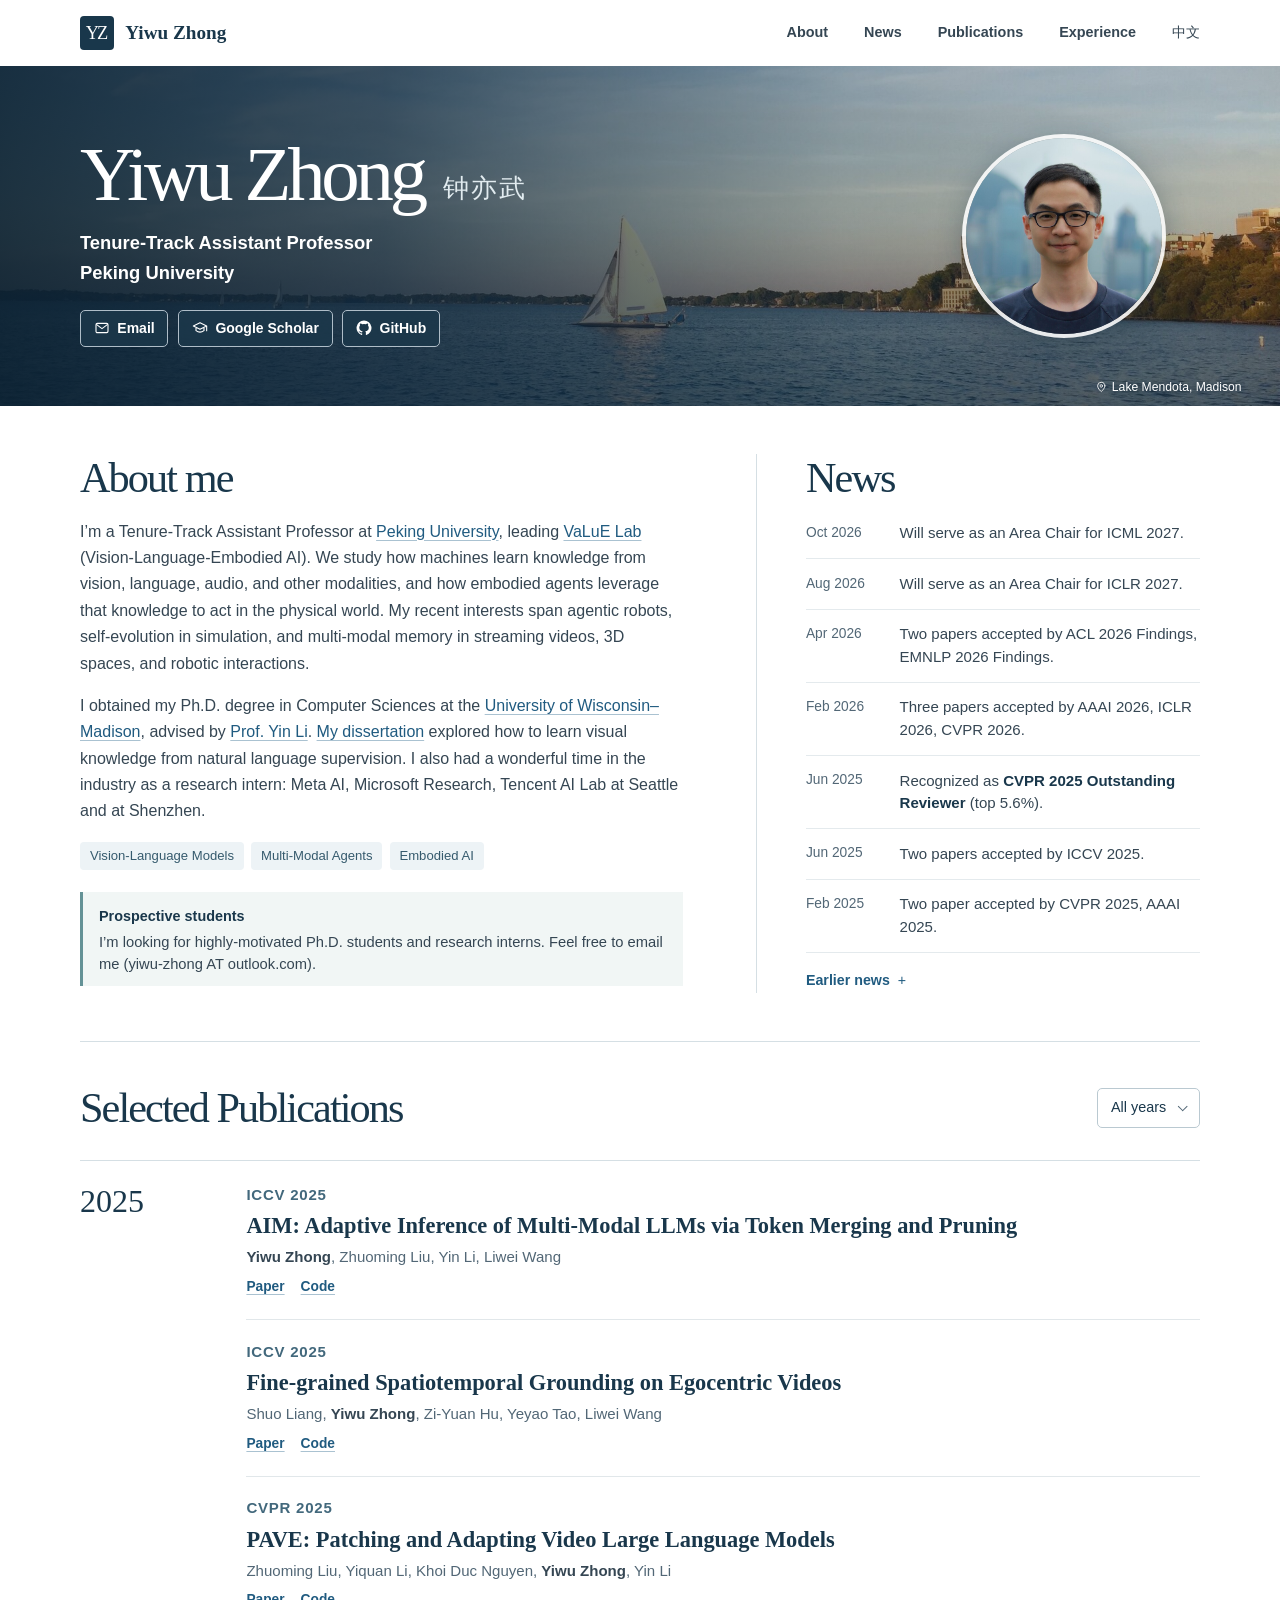
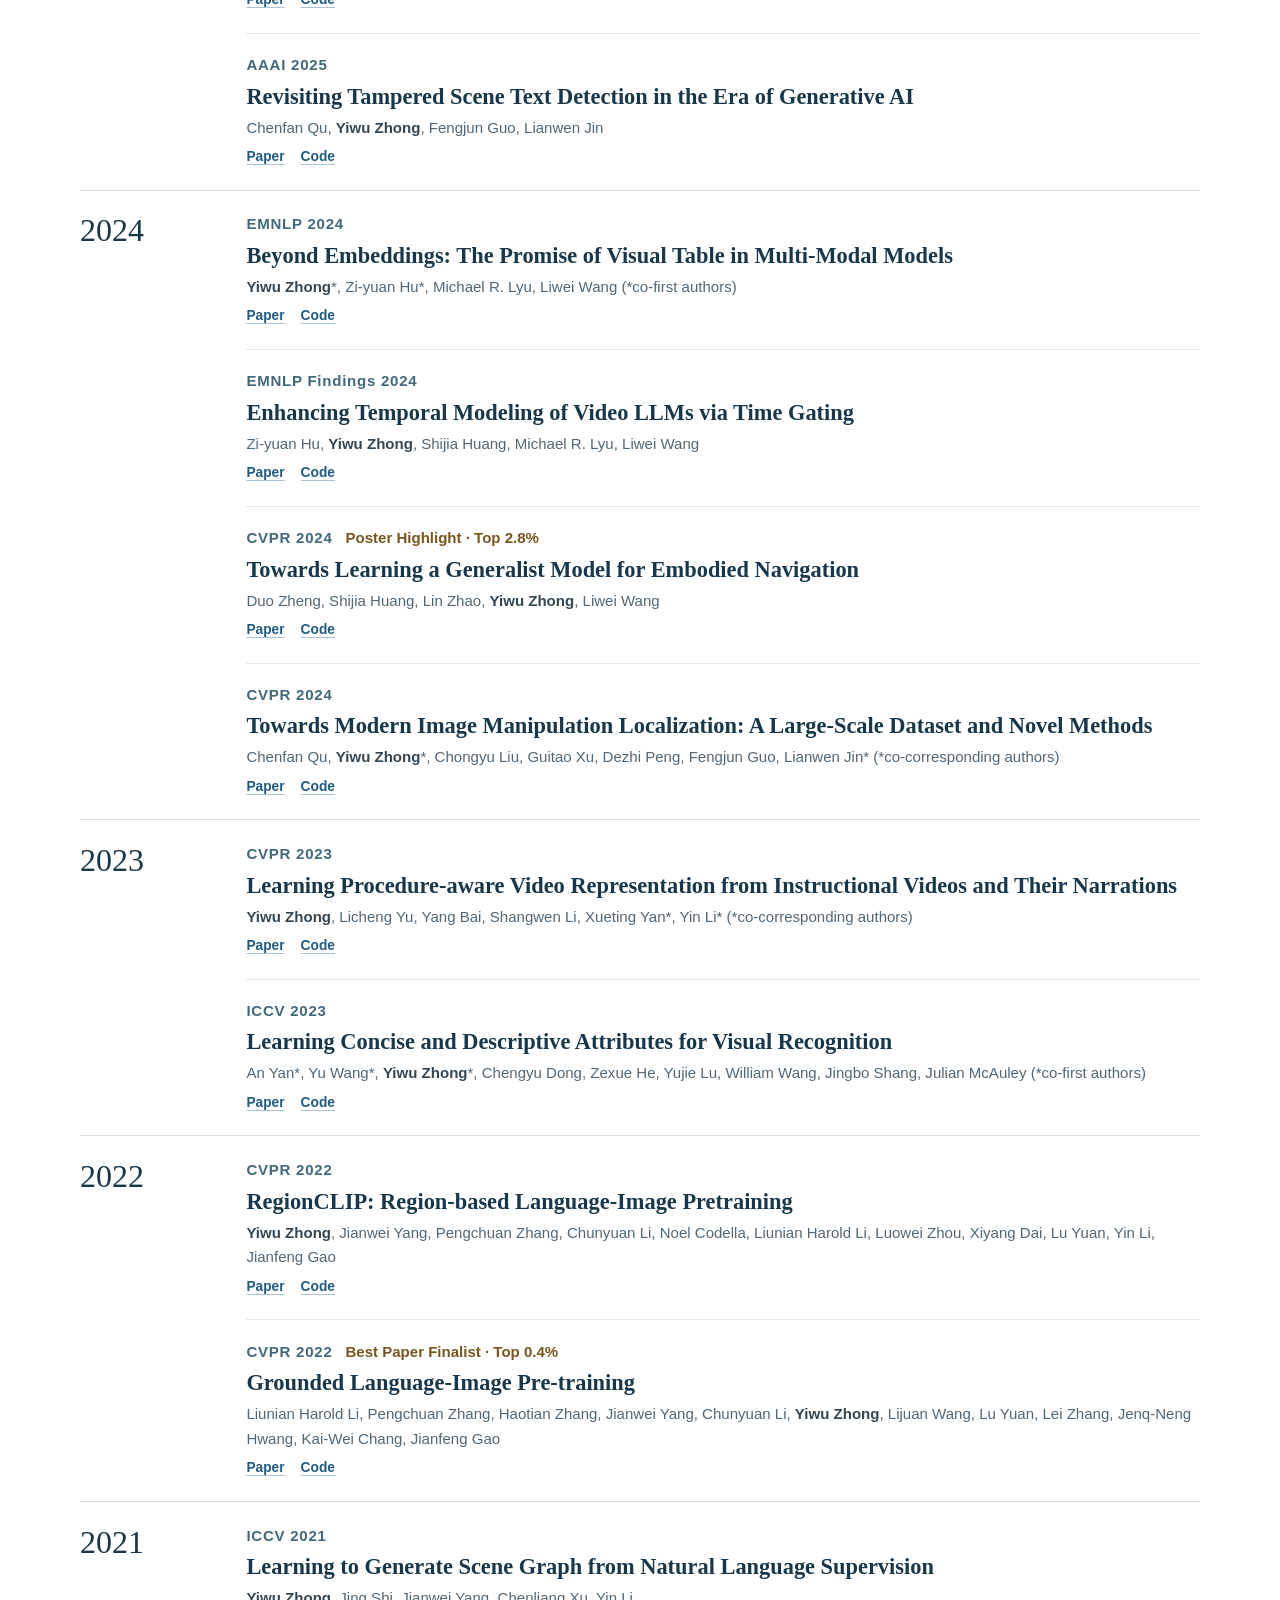
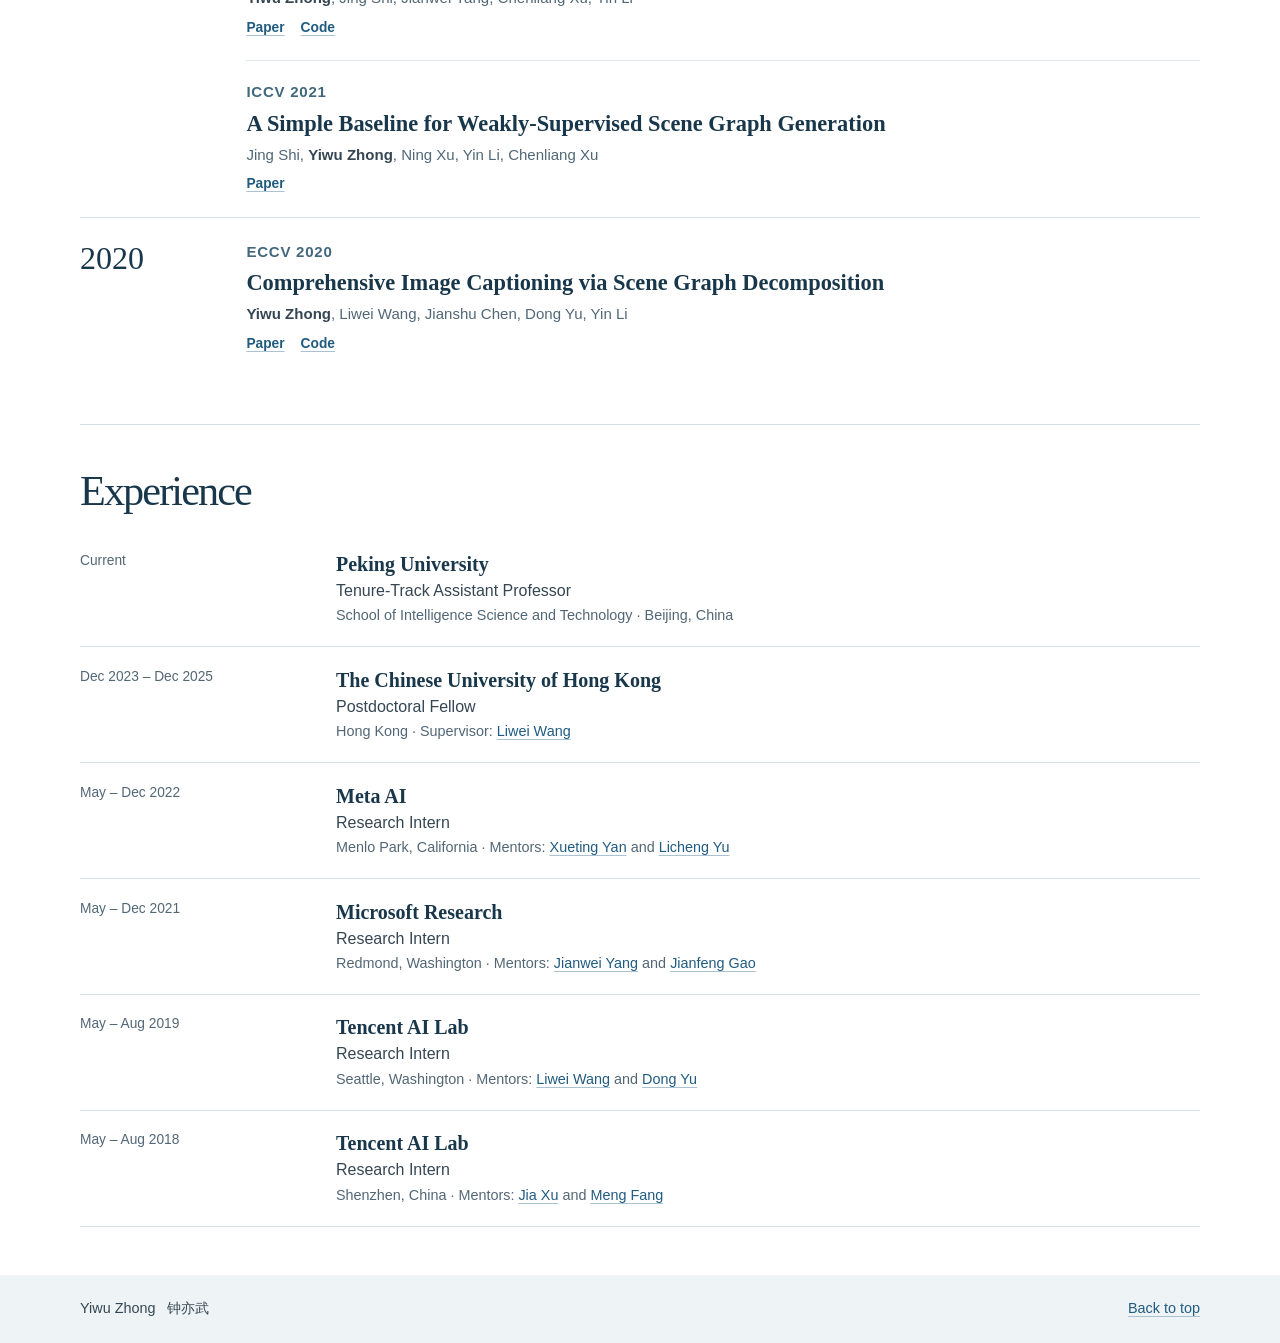
<file: index.html>
<!doctype html>
<html lang="en">
<head>
  <meta charset="utf-8">
  <meta name="viewport" content="width=device-width, initial-scale=1">
  <meta name="description" content="Yiwu Zhong is a tenure-track assistant professor at Peking University studying vision-language learning, multimodal agents, and embodied AI.">
  <title>Yiwu Zhong | Peking University</title>
  <link rel="icon" href="data:image/svg+xml,%3Csvg xmlns='http://www.w3.org/2000/svg' viewBox='0 0 64 64'%3E%3Crect width='64' height='64' rx='8' fill='%2319374b'/%3E%3Ctext x='32' y='43' text-anchor='middle' font-family='Georgia' font-size='34' fill='white'%3EYZ%3C/text%3E%3C/svg%3E">
  <link rel="stylesheet" href="style.css">
  <script src="site.js" defer></script>
</head>
<body id="top">
  <a class="skip" href="#main">Skip to content</a>
  <header class="site-header">
    <div class="wrap header-inner">
      <a class="brand" href="#top"><span class="monogram" aria-hidden="true">YZ</span> Yiwu Zhong</a>
      <nav aria-label="Main navigation">
        <a href="#about">About</a>
        <a href="#news">News</a>
        <a href="#publications">Publications</a>
        <a href="#experience">Experience</a>
        <a href="zh.html" lang="zh-CN" hreflang="zh-CN">中文</a>
      </nav>
    </div>
  </header>
  <main id="main">
    <!-- PROFILE: Edit your name, appointment, and contact links here.
         Replace the two photos in assets/ to keep the same layout. -->
    <section class="hero" aria-labelledby="profile-name">
      <div class="wrap hero-inner">
        <div class="intro">
          <!-- <p class="eyebrow hero-label"><span></span>Peking University</p>-->
          <h1 id="profile-name">Yiwu Zhong <span lang="zh-Hans">钟亦武</span></h1>
          <p class="role">Tenure-Track Assistant Professor</p>
          <p class="role">Peking University</p>
          <!-- <p class="affiliation">School of Intelligence Science and Technology</p>-->
          <div class="contact">
            <a href="mailto:yiwu-zhong@outlook.com"><svg viewBox="0 0 24 24" aria-hidden="true"><rect x="3" y="5" width="18" height="14" rx="2"/><path d="m4 7 8 6 8-6"/></svg>Email</a>
            <a href="https://scholar.google.com/citations?hl=en&amp;user=irrbH_IAAAAJ"><svg viewBox="0 0 24 24" aria-hidden="true"><path d="m2 9 10-5 10 5-10 5zM6 11v5c4 3 8 3 12 0v-5m4-2v7"/></svg>Google Scholar</a>
            <a href="https://github.com/YiwuZhong"><svg viewBox="0 0 24 24" aria-hidden="true" class="filled"><path d="M12 .8a11.2 11.2 0 0 0-3.54 21.82c.56.1.76-.24.76-.54v-2.08c-3.1.67-3.75-1.32-3.75-1.32-.51-1.3-1.25-1.65-1.25-1.65-1.02-.7.08-.68.08-.68 1.13.08 1.72 1.16 1.72 1.16 1 .1 1.53 1.68 3.23.83.1-.72.39-1.21.71-1.49-2.48-.28-5.09-1.24-5.09-5.53 0-1.22.44-2.22 1.15-3-.11-.29-.5-1.43.11-2.97 0 0 .94-.3 3.08 1.15a10.8 10.8 0 0 1 5.6 0c2.14-1.45 3.08-1.15 3.08-1.15.61 1.54.22 2.68.11 2.97.72.78 1.15 1.78 1.15 3 0 4.3-2.61 5.24-5.1 5.52.4.35.76 1.03.76 2.08v3.16c0 .3.2.65.77.54A11.2 11.2 0 0 0 12 .8z"/></svg>GitHub</a>
          </div>
        </div>
        <img class="portrait" src="assets/yiwu-zhong.jpg" alt="Yiwu Zhong" width="210" height="210">
      </div>
      <div class="photo-caption"><svg viewBox="0 0 24 24" aria-hidden="true"><path d="M19 10c0 5-7 11-7 11S5 15 5 10a7 7 0 1 1 14 0z"/><circle cx="12" cy="10" r="2.4"/></svg>Lake Mendota, Madison</div>
    </section>
    <div class="wrap">
      <div class="overview">
        <!-- ABOUT: These paragraphs and topic labels are plain HTML. -->
        <section id="about" aria-labelledby="about-title">
          <h2 id="about-title">About me</h2>
          <p>I’m a Tenure-Track Assistant Professor at <a href="https://english.pku.edu.cn/">Peking University</a>, leading <a href="https://github.com/PKU-VaLuE-Lab">VaLuE Lab</a> (Vision-Language-Embodied AI). We study how machines learn knowledge from vision, language, audio, and other modalities, and how embodied agents leverage that knowledge to act in the physical world. My recent interests span agentic robots, self-evolution in simulation, and multi-modal memory in streaming videos, 3D spaces, and robotic interactions. </p>
          <p>I obtained my Ph.D. degree in Computer Sciences at the <a href="https://www.wisc.edu/">University of Wisconsin–Madison</a>, advised by <a href="https://yinli-vision.github.io/">Prof. Yin Li</a>. <a href="https://asset.library.wisc.edu/1711.dl/NDW2GRIYP7CZ68Y/R/file-e1c7b.pdf">My dissertation</a> explored how to learn visual knowledge from natural language supervision. I also had a wonderful time in the industry as a research intern: Meta AI, Microsoft Research, Tencent AI Lab at Seattle and at Shenzhen.</p>
          <ul class="topics" aria-label="Research interests"><li>Vision-Language Models</li><li>Multi-Modal Agents</li><li>Embodied AI</li></ul>
          <aside class="recruit"><strong>Prospective students</strong><p>I’m looking for highly-motivated Ph.D. students and research interns. Feel free to email me (yiwu-zhong AT outlook.com).</p></aside>
        </section>
        <!-- NEWS: Copy a dated list item and place the newest one first.
             Move older entries into the archive list below. -->
        <section id="news" aria-labelledby="news-title">
          <h2 id="news-title">News</h2>
          <ul class="news-list">
            <li><time datetime="2026-10">Oct 2026</time><span>Will serve as an Area Chair for ICML 2027.</span></li>
            <li><time datetime="2026-08">Aug 2026</time><span>Will serve as an Area Chair for ICLR 2027.</span></li>
            <li><time datetime="2026-04">Apr 2026</time><span>Two papers accepted by ACL 2026 Findings, EMNLP 2026 Findings.</span></li>
            <li><time datetime="2026-02">Feb 2026</time><span>Three papers accepted by AAAI 2026, ICLR 2026, CVPR 2026.</span></li>
            <li><time datetime="2025-06">Jun 2025</time><span>Recognized as <strong>CVPR 2025 Outstanding Reviewer</strong> (top 5.6%).</span></li>
            <li><time datetime="2025-06">Jun 2025</time><span>Two papers accepted by ICCV 2025.</span></li>
            <li><time datetime="2025-02">Feb 2025</time><span>Two paper accepted by CVPR 2025, AAAI 2025.</span></li>
          </ul>
          <details class="archive"><summary>Earlier news</summary><ul class="news-list">
            <li><time datetime="2024-10">Oct 2024</time><span>Two papers accepted by EMNLP 2024.</span></li>
            <li><time datetime="2024-02">Feb 2024</time><span>Two papers accepted by CVPR 2024.</span></li>
            <li><time datetime="2023-08">Aug 2023</time><span>Completed my Ph.D. at UW–Madison. Many thanks to my advisor Prof. Yin Li!</span></li>
            <li><time datetime="2023-07">Jul 2023</time><span>One paper accepted by ICCV 2023.</span></li>
            <li><time datetime="2023-03">Mar 2023</time><span>Received the <strong>CVPR 2023 Doctoral Consortium Award</strong> (top 13%).</span></li>
            <li><time datetime="2023-03">Mar 2023</time><span>One paper accepted by CVPR 2023 <a href="https://arxiv.org/abs/2303.17839">(Learning Procedure-Aware Video Representation From Instructional Videos and Their Narrations</a>).</span></li>
            <li><time datetime="2022-03">Mar 2022</time><span>Two papers accepted by CVPR 2022 (<a href="https://arxiv.org/abs/2112.09106">RegionCLIP: Region-based Language-Image Pretraining</a>). <strong>One Best Paper Finalist</strong> (top 0.4%).</span></li>
            <li><time datetime="2021-07">Jul 2021</time><span>Two papers accepted by ICCV 2021 (<a href="https://arxiv.org/abs/2109.02227">Learning to Generate Scene Graph from Natural Language Supervision</a>).</span></li>
            <li><time datetime="2020-07">Jul 2020</time><span>One paper accepted by ECCV 2020 (<a href="https://arxiv.org/abs/2007.11731">Comprehensive Image Captioning via Scene Graph Decomposition</a>).</span></li>
          </ul></details>
        </section>
      </div>
      <!-- PUBLICATIONS: Copy one article into the appropriate year. For a new
           year, copy a year-group and change its h3. The filter updates itself. -->
      <section class="major" id="publications" aria-labelledby="publications-title">
        <div class="section-head">
          <h2 id="publications-title">Selected Publications</h2>
          <label class="year-filter" hidden><span class="sr-only">Filter publications by year</span>
            <select id="year-filter"><option value="">All years</option></select>
          </label>
        </div>
        <section class="year-group"><h3>2025</h3>
          <div class="papers">
            <article class="paper">
              <p class="venue">ICCV 2025</p>
              <h4><a href="https://arxiv.org/abs/2412.03248">AIM: Adaptive Inference of Multi-Modal LLMs via Token Merging and Pruning</a></h4>
              <p class="authors"><strong>Yiwu Zhong</strong>, Zhuoming Liu, Yin Li, Liwei Wang</p>
              <div class="paper-links"><a href="https://arxiv.org/abs/2412.03248">Paper</a> <a href="https://github.com/LaVi-Lab/AIM">Code</a></div>
            </article>
            <article class="paper">
              <p class="venue">ICCV 2025</p>
              <h4><a href="https://arxiv.org/abs/2508.00518">Fine-grained Spatiotemporal Grounding on Egocentric Videos</a></h4>
              <p class="authors">Shuo Liang, <strong>Yiwu Zhong</strong>, Zi-Yuan Hu, Yeyao Tao, Liwei Wang</p>
              <div class="paper-links"><a href="https://arxiv.org/abs/2508.00518">Paper</a> <a href="https://github.com/LaVi-Lab/EgoMask">Code</a></div>
            </article>
            <article class="paper">
              <p class="venue">CVPR 2025</p>
              <h4><a href="https://arxiv.org/abs/2503.19794">PAVE: Patching and Adapting Video Large Language Models</a></h4>
              <p class="authors">Zhuoming Liu, Yiquan Li, Khoi Duc Nguyen, <strong>Yiwu Zhong</strong>, Yin Li</p>
              <div class="paper-links"><a href="https://arxiv.org/abs/2503.19794">Paper</a> <a href="https://github.com/dragonlzm/PAVE">Code</a></div>
            </article>
            <article class="paper">
              <p class="venue">AAAI 2025</p>
              <h4><a href="https://arxiv.org/abs/2407.21422">Revisiting Tampered Scene Text Detection in the Era of Generative AI</a></h4>
              <p class="authors">Chenfan Qu, <strong>Yiwu Zhong</strong>, Fengjun Guo, Lianwen Jin</p>
              <div class="paper-links"><a href="https://arxiv.org/abs/2407.21422">Paper</a> <a href="https://github.com/qcf-568/OSTF">Code</a></div>
            </article>
          </div>
        </section>
        <section class="year-group"><h3>2024</h3>
          <div class="papers">
            <article class="paper">
              <p class="venue">EMNLP 2024</p>
              <h4><a href="https://arxiv.org/abs/2403.18252">Beyond Embeddings: The Promise of Visual Table in Multi-Modal Models</a></h4>
              <p class="authors"><strong>Yiwu Zhong</strong>*, Zi-yuan Hu*, Michael R. Lyu, Liwei Wang (*co-first authors)</p>
              <div class="paper-links"><a href="https://arxiv.org/abs/2403.18252">Paper</a> <a href="https://github.com/LaVi-Lab/Visual-Table">Code</a></div>
            </article>
            <article class="paper">
              <p class="venue">EMNLP Findings 2024</p>
              <h4><a href="https://arxiv.org/abs/2410.05714">Enhancing Temporal Modeling of Video LLMs via Time Gating</a></h4>
              <p class="authors">Zi-yuan Hu, <strong>Yiwu Zhong</strong>, Shijia Huang, Michael R. Lyu, Liwei Wang</p>
              <div class="paper-links"><a href="https://arxiv.org/abs/2410.05714">Paper</a> <a href="https://github.com/LaVi-Lab/TG-Vid">Code</a></div>
            </article>
            <article class="paper">
              <p class="venue">CVPR 2024 <span class="honor">Poster Highlight · Top 2.8%</span></p>
              <h4><a href="https://arxiv.org/abs/2312.02010">Towards Learning a Generalist Model for Embodied Navigation</a></h4>
              <p class="authors">Duo Zheng, Shijia Huang, Lin Zhao, <strong>Yiwu Zhong</strong>, Liwei Wang</p>
              <div class="paper-links"><a href="https://arxiv.org/abs/2312.02010">Paper</a> <a href="https://github.com/zd11024/NaviLLM">Code</a></div>
            </article>
            <article class="paper">
              <p class="venue">CVPR 2024</p>
              <h4><a href="https://openaccess.thecvf.com/content/CVPR2024/papers/Qu_Towards_Modern_Image_Manipulation_Localization_A_Large-Scale_Dataset_and_Novel_CVPR_2024_paper.pdf">Towards Modern Image Manipulation Localization: A Large-Scale Dataset and Novel Methods</a></h4>
              <p class="authors">Chenfan Qu, <strong>Yiwu Zhong</strong>*, Chongyu Liu, Guitao Xu, Dezhi Peng, Fengjun Guo, Lianwen Jin* (*co-corresponding authors)</p>
              <div class="paper-links"><a href="https://openaccess.thecvf.com/content/CVPR2024/papers/Qu_Towards_Modern_Image_Manipulation_Localization_A_Large-Scale_Dataset_and_Novel_CVPR_2024_paper.pdf">Paper</a> <a href="https://github.com/qcf-568/MIML">Code</a></div>
            </article>
          </div>
        </section>
        <section class="year-group"><h3>2023</h3>
          <div class="papers">
            <article class="paper">
              <p class="venue">CVPR 2023</p>
              <h4><a href="https://arxiv.org/abs/2303.17839">Learning Procedure-aware Video Representation from Instructional Videos and Their Narrations</a></h4>
              <p class="authors"><strong>Yiwu Zhong</strong>, Licheng Yu, Yang Bai, Shangwen Li, Xueting Yan*, Yin Li* (*co-corresponding authors)</p>
              <div class="paper-links"><a href="https://arxiv.org/abs/2303.17839">Paper</a> <a href="https://github.com/facebookresearch/ProcedureVRL">Code</a></div>
            </article>
            <article class="paper">
              <p class="venue">ICCV 2023</p>
              <h4><a href="https://arxiv.org/abs/2308.03685">Learning Concise and Descriptive Attributes for Visual Recognition</a></h4>
              <p class="authors">An Yan*, Yu Wang*, <strong>Yiwu Zhong</strong>*, Chengyu Dong, Zexue He, Yujie Lu, William Wang, Jingbo Shang, Julian McAuley (*co-first authors)</p>
              <div class="paper-links"><a href="https://arxiv.org/abs/2308.03685">Paper</a> <a href="https://github.com/wangyu-ustc/LM4CV">Code</a></div>
            </article>
          </div>
        </section>
        <section class="year-group"><h3>2022</h3>
          <div class="papers">
            <article class="paper">
              <p class="venue">CVPR 2022</p>
              <h4><a href="https://arxiv.org/abs/2112.09106">RegionCLIP: Region-based Language-Image Pretraining</a></h4>
              <p class="authors"><strong>Yiwu Zhong</strong>, Jianwei Yang, Pengchuan Zhang, Chunyuan Li, Noel Codella, Liunian Harold Li, Luowei Zhou, Xiyang Dai, Lu Yuan, Yin Li, Jianfeng Gao</p>
              <div class="paper-links"><a href="https://arxiv.org/abs/2112.09106">Paper</a> <a href="https://github.com/microsoft/RegionCLIP">Code</a></div>
            </article>
            <article class="paper">
              <p class="venue">CVPR 2022 <span class="honor">Best Paper Finalist · Top 0.4%</span></p>
              <h4><a href="https://arxiv.org/abs/2112.03857">Grounded Language-Image Pre-training</a></h4>
              <p class="authors">Liunian Harold Li, Pengchuan Zhang, Haotian Zhang, Jianwei Yang, Chunyuan Li, <strong>Yiwu Zhong</strong>, Lijuan Wang, Lu Yuan, Lei Zhang, Jenq-Neng Hwang, Kai-Wei Chang, Jianfeng Gao</p>
              <div class="paper-links"><a href="https://arxiv.org/abs/2112.03857">Paper</a> <a href="https://github.com/microsoft/GLIP">Code</a></div>
            </article>
          </div>
        </section>
        <section class="year-group"><h3>2021</h3>
          <div class="papers">
            <article class="paper">
              <p class="venue">ICCV 2021</p>
              <h4><a href="https://arxiv.org/abs/2109.02227">Learning to Generate Scene Graph from Natural Language Supervision</a></h4>
              <p class="authors"><strong>Yiwu Zhong</strong>, Jing Shi, Jianwei Yang, Chenliang Xu, Yin Li</p>
              <div class="paper-links"><a href="https://arxiv.org/abs/2109.02227">Paper</a> <a href="https://github.com/YiwuZhong/SGG_from_NLS">Code</a></div>
            </article>
            <article class="paper">
              <p class="venue">ICCV 2021</p>
              <h4><a href="https://openaccess.thecvf.com/content/ICCV2021/papers/Shi_A_Simple_Baseline_for_Weakly-Supervised_Scene_Graph_Generation_ICCV_2021_paper.pdf">A Simple Baseline for Weakly-Supervised Scene Graph Generation</a></h4>
              <p class="authors">Jing Shi, <strong>Yiwu Zhong</strong>, Ning Xu, Yin Li, Chenliang Xu</p>
              <div class="paper-links"><a href="https://openaccess.thecvf.com/content/ICCV2021/papers/Shi_A_Simple_Baseline_for_Weakly-Supervised_Scene_Graph_Generation_ICCV_2021_paper.pdf">Paper</a></div>
            </article>
          </div>
        </section>
        <section class="year-group"><h3>2020</h3>
          <div class="papers">
            <article class="paper">
              <p class="venue">ECCV 2020</p>
              <h4><a href="https://arxiv.org/abs/2007.11731">Comprehensive Image Captioning via Scene Graph Decomposition</a></h4>
              <p class="authors"><strong>Yiwu Zhong</strong>, Liwei Wang, Jianshu Chen, Dong Yu, Yin Li</p>
              <div class="paper-links"><a href="https://arxiv.org/abs/2007.11731">Paper</a> <a href="https://github.com/YiwuZhong/Sub-GC">Code</a></div>
            </article>
          </div>
        </section>
      </section>
      <!-- EXPERIENCE: Each appointment is one article, newest first. -->
      <section class="major" id="experience" aria-labelledby="experience-title">
        <h2 id="experience-title">Experience</h2>
        <article class="job">
          <span class="dates">Current</span>
          <div><h3>Peking University</h3><p>Tenure-Track Assistant Professor</p><p class="job-detail">School of Intelligence Science and Technology · Beijing, China</p></div>
        </article>
        <article class="job">
          <span class="dates">Dec 2023 – Dec 2025</span>
          <div><h3>The Chinese University of Hong Kong</h3><p>Postdoctoral Fellow</p><p class="job-detail">Hong Kong · Supervisor: <a href="https://lwwangcse.github.io/">Liwei Wang</a></p></div>
        </article>
        <article class="job">
          <span class="dates">May – Dec 2022</span>
          <div><h3>Meta AI</h3><p>Research Intern</p><p class="job-detail">Menlo Park, California · Mentors: <a href="https://www.linkedin.com/in/xueting-yan-00a939a3/">Xueting Yan</a> and <a href="https://lichengunc.github.io/">Licheng Yu</a></p></div>
        </article>
        <article class="job">
          <span class="dates">May – Dec 2021</span>
          <div><h3>Microsoft Research</h3><p>Research Intern</p><p class="job-detail">Redmond, Washington · Mentors: <a href="https://jwyang.github.io/">Jianwei Yang</a> and <a href="https://www.microsoft.com/en-us/research/people/jfgao/">Jianfeng Gao</a></p></div>
        </article>
        <article class="job">
          <span class="dates">May – Aug 2019</span>
          <div><h3>Tencent AI Lab</h3><p>Research Intern</p><p class="job-detail">Seattle, Washington · Mentors: <a href="https://lwwangcse.github.io/">Liwei Wang</a> and <a href="https://scholar.google.com/citations?user=tMY31_gAAAAJ">Dong Yu</a></p></div>
        </article>
        <article class="job">
          <span class="dates">May – Aug 2018</span>
          <div><h3>Tencent AI Lab</h3><p>Research Intern</p><p class="job-detail">Shenzhen, China · Mentors: <a href="https://pages.cs.wisc.edu/~jiaxu/">Jia Xu</a> and <a href="https://mengfn.github.io/">Meng Fang</a></p></div>
        </article>
      </section>
    </div>
  </main>
  <footer><div class="wrap"><span>Yiwu Zhong <span lang="zh-Hans">钟亦武</span></span><a href="#top">Back to top</a></div></footer>
</body>
</html>
</file>
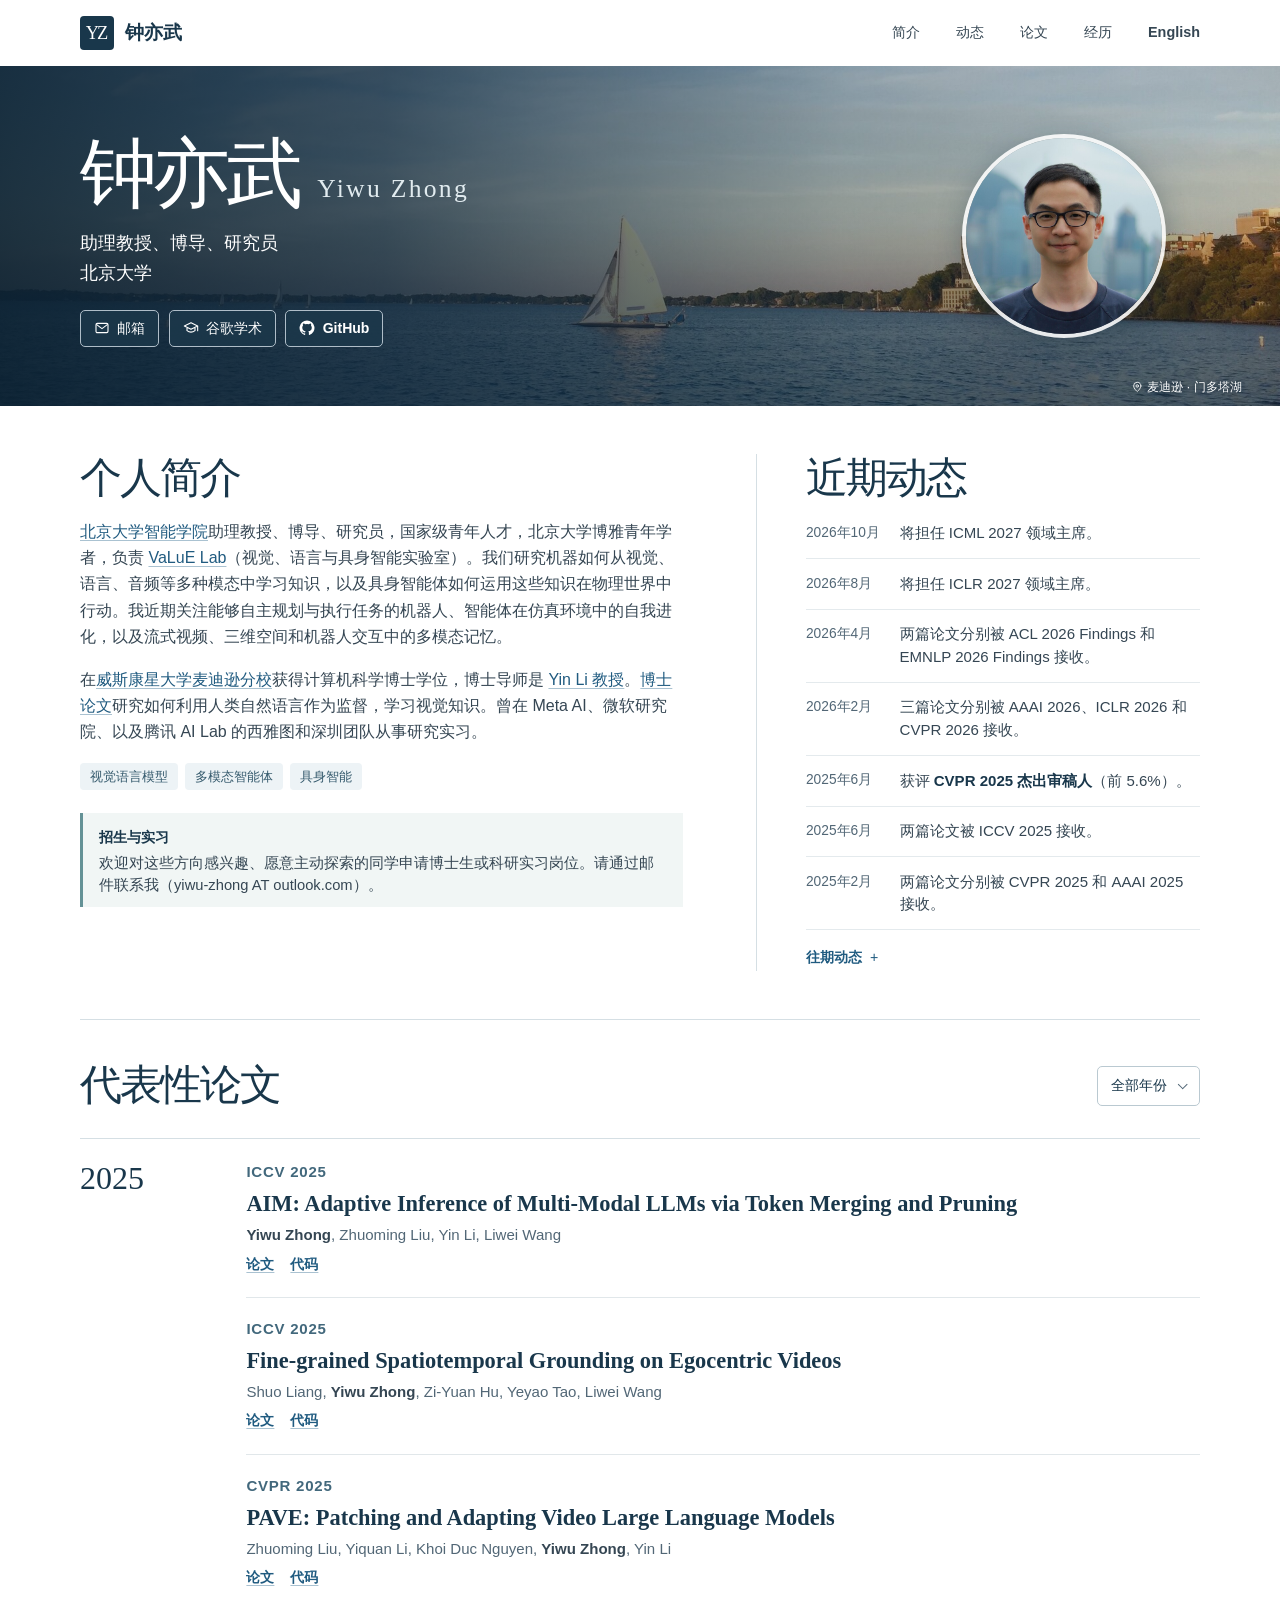
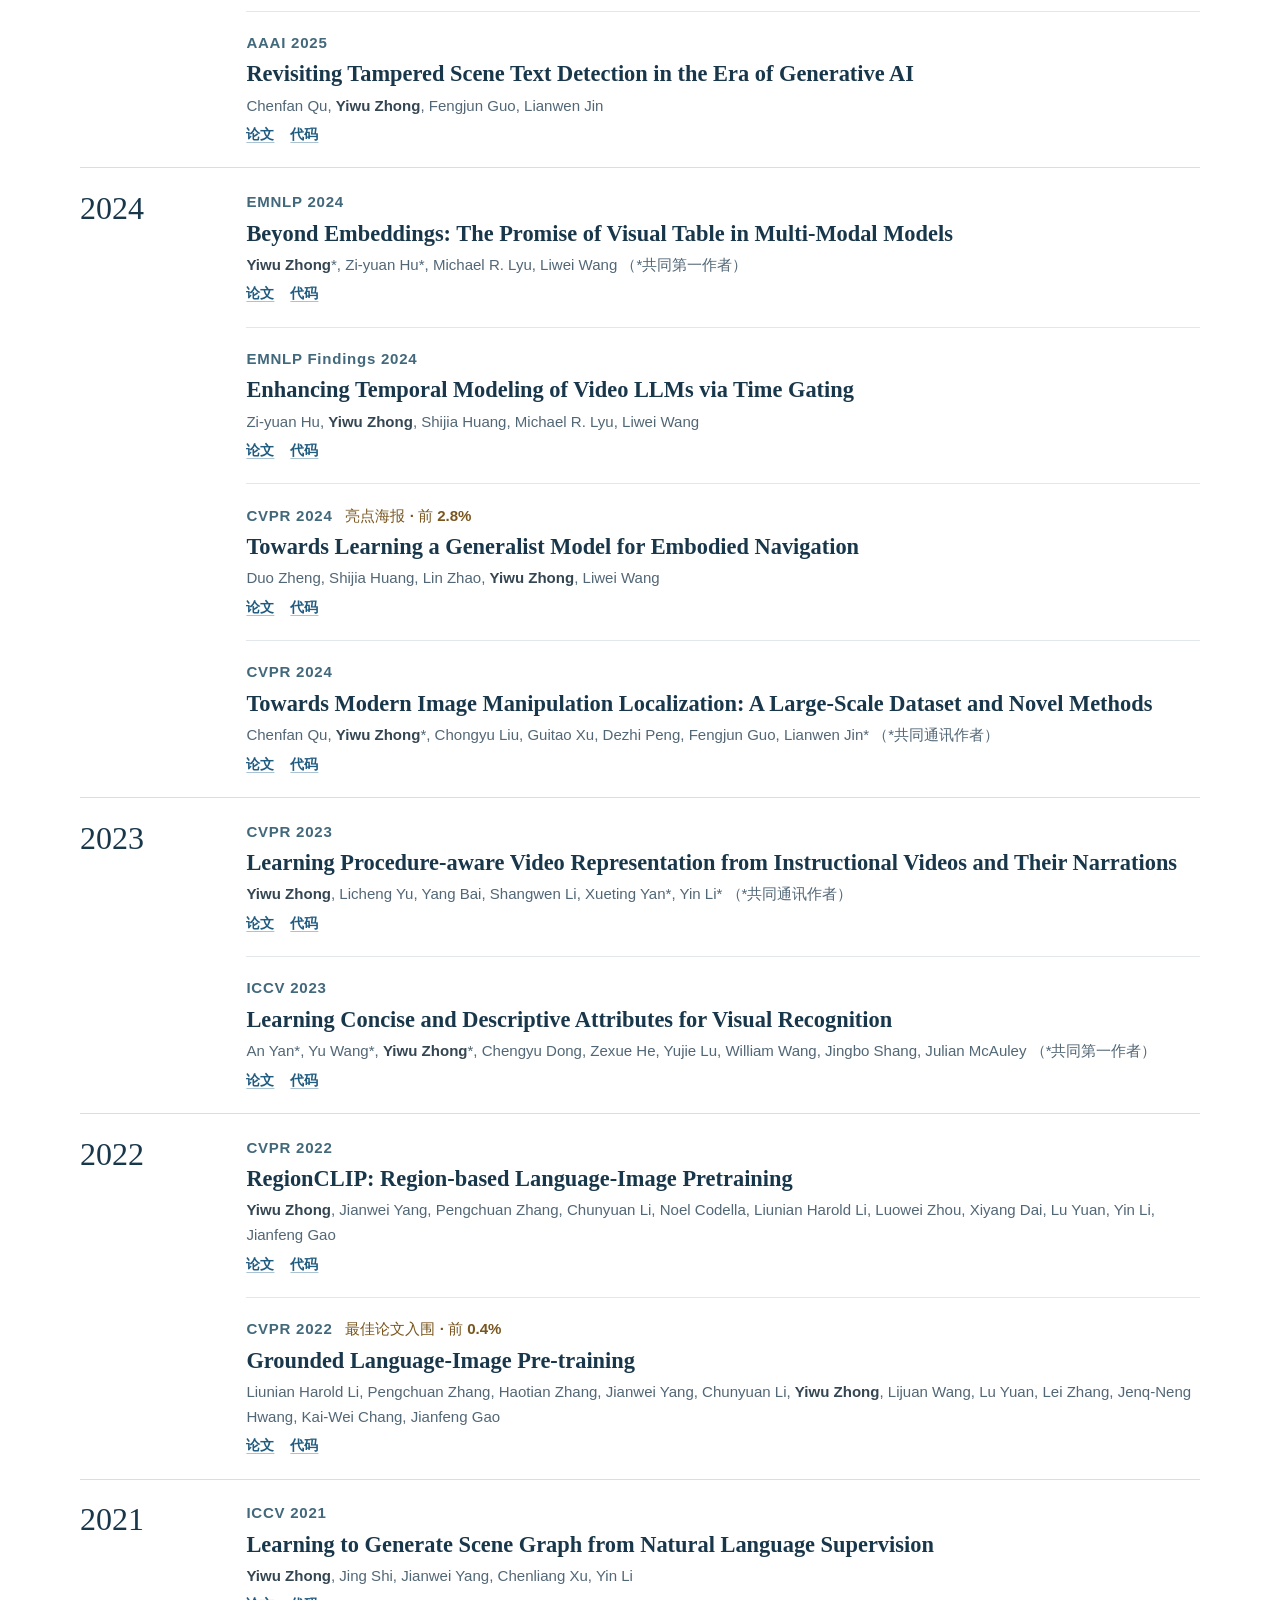
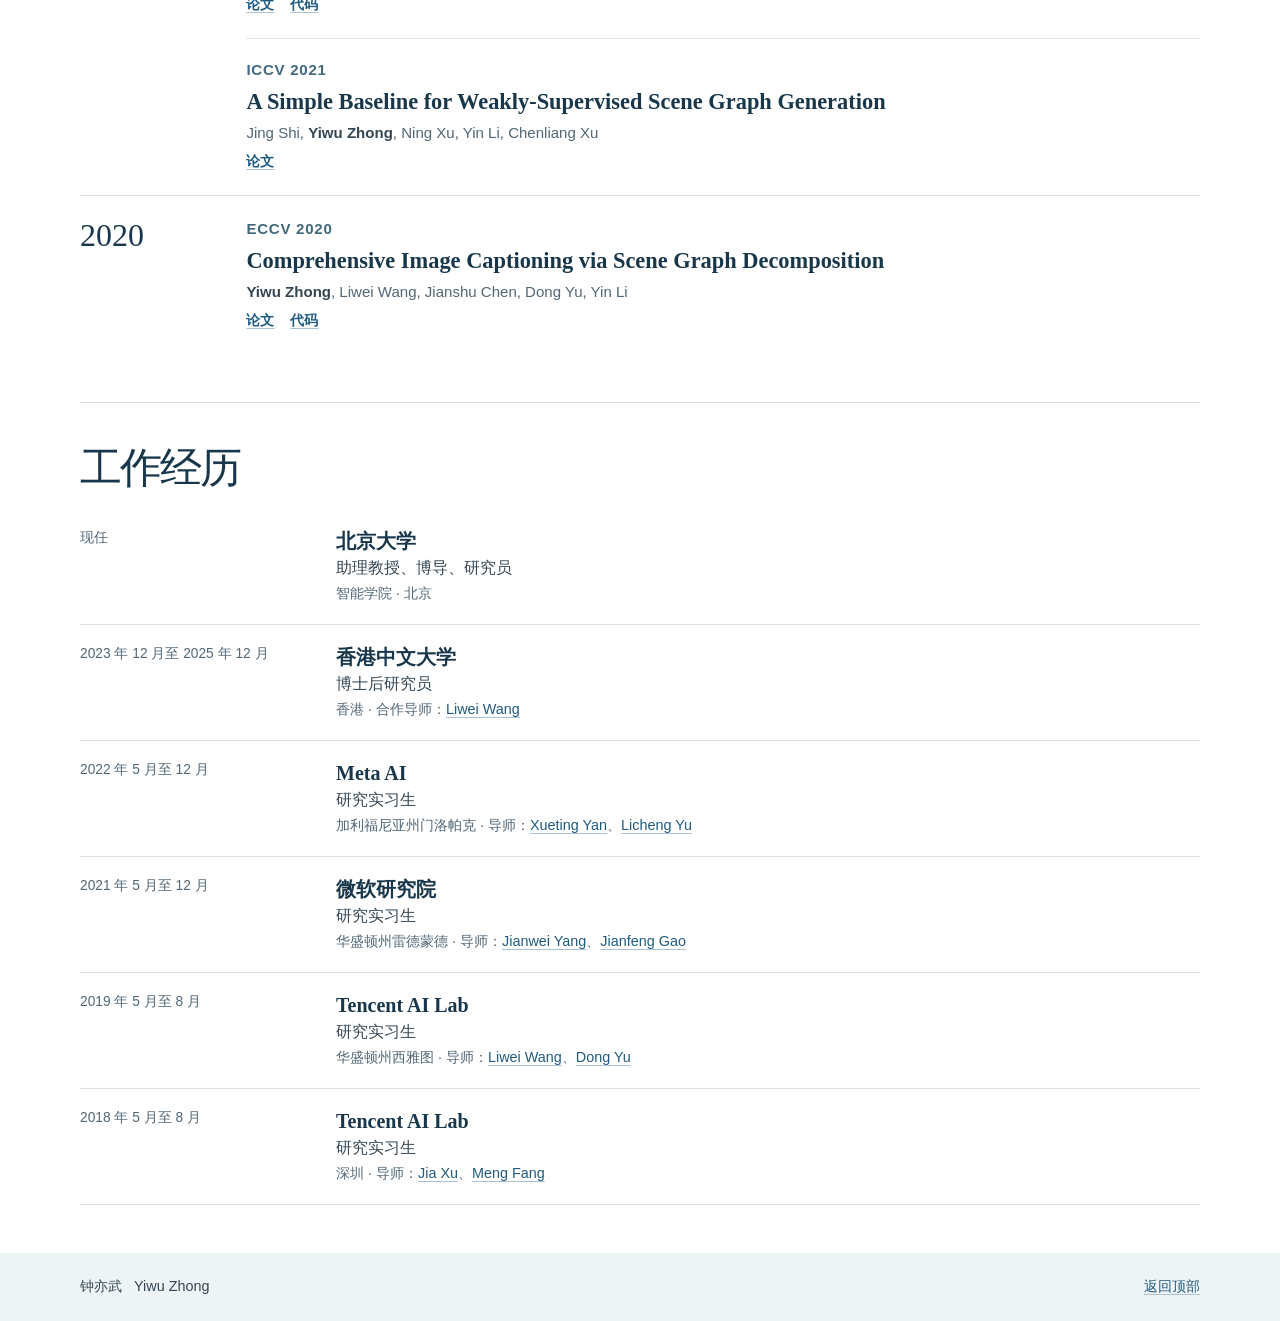
<file: zh.html>
<!doctype html>
<html lang="zh-CN">
<head>
  <meta charset="utf-8">
  <meta name="viewport" content="width=device-width, initial-scale=1">
  <meta name="description" content="钟亦武，北京大学助理教授，研究方向包括视觉语言学习、多模态智能体和具身智能。">
  <title>钟亦武 | 北京大学</title>
  <link rel="icon" href="data:image/svg+xml,%3Csvg xmlns='http://www.w3.org/2000/svg' viewBox='0 0 64 64'%3E%3Crect width='64' height='64' rx='8' fill='%2319374b'/%3E%3Ctext x='32' y='43' text-anchor='middle' font-family='Georgia' font-size='34' fill='white'%3EYZ%3C/text%3E%3C/svg%3E">
  <link rel="stylesheet" href="style.css">
  <script src="site.js" defer></script>
</head>
<body id="top">
  <a class="skip" href="#main">跳至正文</a>
  <header class="site-header">
    <div class="wrap header-inner">
      <a class="brand" href="#top"><span class="monogram" aria-hidden="true">YZ</span> 钟亦武</a>
      <nav aria-label="主导航">
        <a href="#about">简介</a>
        <a href="#news">动态</a>
        <a href="#publications">论文</a>
        <a href="#experience">经历</a>
        <a href="index.html" lang="en" hreflang="en">English</a>
      </nav>
    </div>
  </header>
  <main id="main">
    <!-- 个人信息：在下方修改姓名、职称和联系方式。照片与英文页共用 assets/ 目录。 -->
    <section class="hero" aria-labelledby="profile-name">
      <div class="wrap hero-inner">
        <div class="intro">
          <!-- <p class="eyebrow hero-label"><span></span>北京大学</p>-->
          <h1 id="profile-name">钟亦武 <span lang="en">Yiwu Zhong</span></h1>
          <p class="role">助理教授、博导、研究员</p>
          <p class="role">北京大学</p>
          <!-- <p class="affiliation">School of Intelligence Science and Technology</p>-->
          <div class="contact">
            <a href="mailto:yiwu-zhong@outlook.com"><svg viewBox="0 0 24 24" aria-hidden="true"><rect x="3" y="5" width="18" height="14" rx="2"/><path d="m4 7 8 6 8-6"/></svg>邮箱</a>
            <a href="https://scholar.google.com/citations?hl=en&amp;user=irrbH_IAAAAJ"><svg viewBox="0 0 24 24" aria-hidden="true"><path d="m2 9 10-5 10 5-10 5zM6 11v5c4 3 8 3 12 0v-5m4-2v7"/></svg>谷歌学术</a>
            <a href="https://github.com/YiwuZhong"><svg viewBox="0 0 24 24" aria-hidden="true" class="filled"><path d="M12 .8a11.2 11.2 0 0 0-3.54 21.82c.56.1.76-.24.76-.54v-2.08c-3.1.67-3.75-1.32-3.75-1.32-.51-1.3-1.25-1.65-1.25-1.65-1.02-.7.08-.68.08-.68 1.13.08 1.72 1.16 1.72 1.16 1 .1 1.53 1.68 3.23.83.1-.72.39-1.21.71-1.49-2.48-.28-5.09-1.24-5.09-5.53 0-1.22.44-2.22 1.15-3-.11-.29-.5-1.43.11-2.97 0 0 .94-.3 3.08 1.15a10.8 10.8 0 0 1 5.6 0c2.14-1.45 3.08-1.15 3.08-1.15.61 1.54.22 2.68.11 2.97.72.78 1.15 1.78 1.15 3 0 4.3-2.61 5.24-5.1 5.52.4.35.76 1.03.76 2.08v3.16c0 .3.2.65.77.54A11.2 11.2 0 0 0 12 .8z"/></svg>GitHub</a>
          </div>
        </div>
        <img class="portrait" src="assets/yiwu-zhong.jpg" alt="钟亦武" width="210" height="210">
      </div>
      <div class="photo-caption"><svg viewBox="0 0 24 24" aria-hidden="true"><path d="M19 10c0 5-7 11-7 11S5 15 5 10a7 7 0 1 1 14 0z"/><circle cx="12" cy="10" r="2.4"/></svg>麦迪逊 · 门多塔湖</div>
    </section>
    <div class="wrap">
      <div class="overview">
        <!-- 个人简介：可直接修改以下段落、研究方向和招生说明。 -->
        <section id="about" aria-labelledby="about-title">
          <h2 id="about-title">个人简介</h2>
          <p><a href="https://sist.pku.edu.cn/info/1362/3348.htm">北京大学智能学院</a>助理教授、博导、研究员，国家级青年人才，北京大学博雅青年学者，负责 <a href="https://github.com/PKU-VaLuE-Lab">VaLuE Lab</a>（视觉、语言与具身智能实验室）。我们研究机器如何从视觉、语言、音频等多种模态中学习知识，以及具身智能体如何运用这些知识在物理世界中行动。我近期关注能够自主规划与执行任务的机器人、智能体在仿真环境中的自我进化，以及流式视频、三维空间和机器人交互中的多模态记忆。</p>
          <p>在<a href="https://www.wisc.edu/">威斯康星大学麦迪逊分校</a>获得计算机科学博士学位，博士导师是 <a href="https://yinli-vision.github.io/">Yin Li 教授</a>。<a href="https://asset.library.wisc.edu/1711.dl/NDW2GRIYP7CZ68Y/R/file-e1c7b.pdf">博士论文</a>研究如何利用人类自然语言作为监督，学习视觉知识。曾在 Meta AI、微软研究院、以及腾讯 AI Lab 的西雅图和深圳团队从事研究实习。</p>
          <ul class="topics" aria-label="研究方向"><li>视觉语言模型</li><li>多模态智能体</li><li>具身智能</li></ul>
          <aside class="recruit"><strong>招生与实习</strong><p>欢迎对这些方向感兴趣、愿意主动探索的同学申请博士生或科研实习岗位。请通过邮件联系我（yiwu-zhong AT outlook.com）。</p></aside>
        </section>
        <!-- 动态：复制一条 li，修改日期和正文，最新消息放在最前面。 -->
        <section id="news" aria-labelledby="news-title">
          <h2 id="news-title">近期动态</h2>
          <ul class="news-list">
            <li><time datetime="2026-10">2026年10月</time><span>将担任 ICML 2027 领域主席。</span></li>
            <li><time datetime="2026-08">2026年8月</time><span>将担任 ICLR 2027 领域主席。</span></li>
            <li><time datetime="2026-04">2026年4月</time><span>两篇论文分别被 ACL 2026 Findings 和 EMNLP 2026 Findings 接收。</span></li>
            <li><time datetime="2026-02">2026年2月</time><span>三篇论文分别被 AAAI 2026、ICLR 2026 和 CVPR 2026 接收。</span></li>
            <li><time datetime="2025-06">2025年6月</time><span>获评 <strong>CVPR 2025 杰出审稿人</strong>（前 5.6%）。</span></li>
            <li><time datetime="2025-06">2025年6月</time><span>两篇论文被 ICCV 2025 接收。</span></li>
            <li><time datetime="2025-02">2025年2月</time><span>两篇论文分别被 CVPR 2025 和 AAAI 2025 接收。</span></li>
          </ul>
          <details class="archive"><summary>往期动态</summary><ul class="news-list">
            <li><time datetime="2024-10">2024年10月</time><span>两篇论文被 EMNLP 2024 接收。</span></li>
            <li><time datetime="2024-02">2024年2月</time><span>两篇论文被 CVPR 2024 接收。</span></li>
            <li><time datetime="2023-08">2023年8月</time><span>在威斯康星大学麦迪逊分校获得博士学位。感谢导师 Yin Li 教授的指导！</span></li>
            <li><time datetime="2023-07">2023年7月</time><span>一篇论文被 ICCV 2023 接收。</span></li>
            <li><time datetime="2023-03">2023年3月</time><span>获得 <strong>CVPR 2023 博士联盟奖</strong>（前 13%）。</span></li>
            <li><time datetime="2023-03">2023年3月</time><span>一篇论文被 CVPR 2023 接收（<a href="https://arxiv.org/abs/2303.17839">Learning Procedure-Aware Video Representation From Instructional Videos and Their Narrations</a>）。</span></li>
            <li><time datetime="2022-03">2022年3月</time><span>两篇论文被 CVPR 2022 接收（其中一篇为<a href="https://arxiv.org/abs/2112.09106">RegionCLIP: Region-based Language-Image Pretraining</a>）。其中一篇<strong>入围最佳论文</strong>（前 0.4%）。</span></li>
            <li><time datetime="2021-07">2021年7月</time><span>两篇论文被 ICCV 2021 接收（其中一篇为<a href="https://arxiv.org/abs/2109.02227">Learning to Generate Scene Graph from Natural Language Supervision</a>）。</span></li>
            <li><time datetime="2020-07">2020年7月</time><span>一篇论文被 ECCV 2020 接收（<a href="https://arxiv.org/abs/2007.11731">Comprehensive Image Captioning via Scene Graph Decomposition</a>）。</span></li>
          </ul></details>
        </section>
      </div>
      <!-- 论文：在相应年份复制一个 article。新增年份时复制整个 year-group 并修改 h3，年份筛选会自动更新。 -->
      <section class="major" id="publications" aria-labelledby="publications-title">
        <div class="section-head">
          <h2 id="publications-title">代表性论文</h2>
          <label class="year-filter" hidden><span class="sr-only">按年份筛选论文</span>
            <select id="year-filter"><option value="">全部年份</option></select>
          </label>
        </div>
        <section class="year-group"><h3>2025</h3>
          <div class="papers">
            <article class="paper">
              <p class="venue">ICCV 2025</p>
              <h4><a href="https://arxiv.org/abs/2412.03248">AIM: Adaptive Inference of Multi-Modal LLMs via Token Merging and Pruning</a></h4>
              <p class="authors"><strong>Yiwu Zhong</strong>, Zhuoming Liu, Yin Li, Liwei Wang</p>
              <div class="paper-links"><a href="https://arxiv.org/abs/2412.03248">论文</a> <a href="https://github.com/LaVi-Lab/AIM">代码</a></div>
            </article>
            <article class="paper">
              <p class="venue">ICCV 2025</p>
              <h4><a href="https://arxiv.org/abs/2508.00518">Fine-grained Spatiotemporal Grounding on Egocentric Videos</a></h4>
              <p class="authors">Shuo Liang, <strong>Yiwu Zhong</strong>, Zi-Yuan Hu, Yeyao Tao, Liwei Wang</p>
              <div class="paper-links"><a href="https://arxiv.org/abs/2508.00518">论文</a> <a href="https://github.com/LaVi-Lab/EgoMask">代码</a></div>
            </article>
            <article class="paper">
              <p class="venue">CVPR 2025</p>
              <h4><a href="https://arxiv.org/abs/2503.19794">PAVE: Patching and Adapting Video Large Language Models</a></h4>
              <p class="authors">Zhuoming Liu, Yiquan Li, Khoi Duc Nguyen, <strong>Yiwu Zhong</strong>, Yin Li</p>
              <div class="paper-links"><a href="https://arxiv.org/abs/2503.19794">论文</a> <a href="https://github.com/dragonlzm/PAVE">代码</a></div>
            </article>
            <article class="paper">
              <p class="venue">AAAI 2025</p>
              <h4><a href="https://arxiv.org/abs/2407.21422">Revisiting Tampered Scene Text Detection in the Era of Generative AI</a></h4>
              <p class="authors">Chenfan Qu, <strong>Yiwu Zhong</strong>, Fengjun Guo, Lianwen Jin</p>
              <div class="paper-links"><a href="https://arxiv.org/abs/2407.21422">论文</a> <a href="https://github.com/qcf-568/OSTF">代码</a></div>
            </article>
          </div>
        </section>
        <section class="year-group"><h3>2024</h3>
          <div class="papers">
            <article class="paper">
              <p class="venue">EMNLP 2024</p>
              <h4><a href="https://arxiv.org/abs/2403.18252">Beyond Embeddings: The Promise of Visual Table in Multi-Modal Models</a></h4>
              <p class="authors"><strong>Yiwu Zhong</strong>*, Zi-yuan Hu*, Michael R. Lyu, Liwei Wang （*共同第一作者）</p>
              <div class="paper-links"><a href="https://arxiv.org/abs/2403.18252">论文</a> <a href="https://github.com/LaVi-Lab/Visual-Table">代码</a></div>
            </article>
            <article class="paper">
              <p class="venue">EMNLP Findings 2024</p>
              <h4><a href="https://arxiv.org/abs/2410.05714">Enhancing Temporal Modeling of Video LLMs via Time Gating</a></h4>
              <p class="authors">Zi-yuan Hu, <strong>Yiwu Zhong</strong>, Shijia Huang, Michael R. Lyu, Liwei Wang</p>
              <div class="paper-links"><a href="https://arxiv.org/abs/2410.05714">论文</a> <a href="https://github.com/LaVi-Lab/TG-Vid">代码</a></div>
            </article>
            <article class="paper">
              <p class="venue">CVPR 2024 <span class="honor">亮点海报 · 前 2.8%</span></p>
              <h4><a href="https://arxiv.org/abs/2312.02010">Towards Learning a Generalist Model for Embodied Navigation</a></h4>
              <p class="authors">Duo Zheng, Shijia Huang, Lin Zhao, <strong>Yiwu Zhong</strong>, Liwei Wang</p>
              <div class="paper-links"><a href="https://arxiv.org/abs/2312.02010">论文</a> <a href="https://github.com/zd11024/NaviLLM">代码</a></div>
            </article>
            <article class="paper">
              <p class="venue">CVPR 2024</p>
              <h4><a href="https://openaccess.thecvf.com/content/CVPR2024/papers/Qu_Towards_Modern_Image_Manipulation_Localization_A_Large-Scale_Dataset_and_Novel_CVPR_2024_paper.pdf">Towards Modern Image Manipulation Localization: A Large-Scale Dataset and Novel Methods</a></h4>
              <p class="authors">Chenfan Qu, <strong>Yiwu Zhong</strong>*, Chongyu Liu, Guitao Xu, Dezhi Peng, Fengjun Guo, Lianwen Jin* （*共同通讯作者）</p>
              <div class="paper-links"><a href="https://openaccess.thecvf.com/content/CVPR2024/papers/Qu_Towards_Modern_Image_Manipulation_Localization_A_Large-Scale_Dataset_and_Novel_CVPR_2024_paper.pdf">论文</a> <a href="https://github.com/qcf-568/MIML">代码</a></div>
            </article>
          </div>
        </section>
        <section class="year-group"><h3>2023</h3>
          <div class="papers">
            <article class="paper">
              <p class="venue">CVPR 2023</p>
              <h4><a href="https://arxiv.org/abs/2303.17839">Learning Procedure-aware Video Representation from Instructional Videos and Their Narrations</a></h4>
              <p class="authors"><strong>Yiwu Zhong</strong>, Licheng Yu, Yang Bai, Shangwen Li, Xueting Yan*, Yin Li* （*共同通讯作者）</p>
              <div class="paper-links"><a href="https://arxiv.org/abs/2303.17839">论文</a> <a href="https://github.com/facebookresearch/ProcedureVRL">代码</a></div>
            </article>
            <article class="paper">
              <p class="venue">ICCV 2023</p>
              <h4><a href="https://arxiv.org/abs/2308.03685">Learning Concise and Descriptive Attributes for Visual Recognition</a></h4>
              <p class="authors">An Yan*, Yu Wang*, <strong>Yiwu Zhong</strong>*, Chengyu Dong, Zexue He, Yujie Lu, William Wang, Jingbo Shang, Julian McAuley （*共同第一作者）</p>
              <div class="paper-links"><a href="https://arxiv.org/abs/2308.03685">论文</a> <a href="https://github.com/wangyu-ustc/LM4CV">代码</a></div>
            </article>
          </div>
        </section>
        <section class="year-group"><h3>2022</h3>
          <div class="papers">
            <article class="paper">
              <p class="venue">CVPR 2022</p>
              <h4><a href="https://arxiv.org/abs/2112.09106">RegionCLIP: Region-based Language-Image Pretraining</a></h4>
              <p class="authors"><strong>Yiwu Zhong</strong>, Jianwei Yang, Pengchuan Zhang, Chunyuan Li, Noel Codella, Liunian Harold Li, Luowei Zhou, Xiyang Dai, Lu Yuan, Yin Li, Jianfeng Gao</p>
              <div class="paper-links"><a href="https://arxiv.org/abs/2112.09106">论文</a> <a href="https://github.com/microsoft/RegionCLIP">代码</a></div>
            </article>
            <article class="paper">
              <p class="venue">CVPR 2022 <span class="honor">最佳论文入围 · 前 0.4%</span></p>
              <h4><a href="https://arxiv.org/abs/2112.03857">Grounded Language-Image Pre-training</a></h4>
              <p class="authors">Liunian Harold Li, Pengchuan Zhang, Haotian Zhang, Jianwei Yang, Chunyuan Li, <strong>Yiwu Zhong</strong>, Lijuan Wang, Lu Yuan, Lei Zhang, Jenq-Neng Hwang, Kai-Wei Chang, Jianfeng Gao</p>
              <div class="paper-links"><a href="https://arxiv.org/abs/2112.03857">论文</a> <a href="https://github.com/microsoft/GLIP">代码</a></div>
            </article>
          </div>
        </section>
        <section class="year-group"><h3>2021</h3>
          <div class="papers">
            <article class="paper">
              <p class="venue">ICCV 2021</p>
              <h4><a href="https://arxiv.org/abs/2109.02227">Learning to Generate Scene Graph from Natural Language Supervision</a></h4>
              <p class="authors"><strong>Yiwu Zhong</strong>, Jing Shi, Jianwei Yang, Chenliang Xu, Yin Li</p>
              <div class="paper-links"><a href="https://arxiv.org/abs/2109.02227">论文</a> <a href="https://github.com/YiwuZhong/SGG_from_NLS">代码</a></div>
            </article>
            <article class="paper">
              <p class="venue">ICCV 2021</p>
              <h4><a href="https://openaccess.thecvf.com/content/ICCV2021/papers/Shi_A_Simple_Baseline_for_Weakly-Supervised_Scene_Graph_Generation_ICCV_2021_paper.pdf">A Simple Baseline for Weakly-Supervised Scene Graph Generation</a></h4>
              <p class="authors">Jing Shi, <strong>Yiwu Zhong</strong>, Ning Xu, Yin Li, Chenliang Xu</p>
              <div class="paper-links"><a href="https://openaccess.thecvf.com/content/ICCV2021/papers/Shi_A_Simple_Baseline_for_Weakly-Supervised_Scene_Graph_Generation_ICCV_2021_paper.pdf">论文</a></div>
            </article>
          </div>
        </section>
        <section class="year-group"><h3>2020</h3>
          <div class="papers">
            <article class="paper">
              <p class="venue">ECCV 2020</p>
              <h4><a href="https://arxiv.org/abs/2007.11731">Comprehensive Image Captioning via Scene Graph Decomposition</a></h4>
              <p class="authors"><strong>Yiwu Zhong</strong>, Liwei Wang, Jianshu Chen, Dong Yu, Yin Li</p>
              <div class="paper-links"><a href="https://arxiv.org/abs/2007.11731">论文</a> <a href="https://github.com/YiwuZhong/Sub-GC">代码</a></div>
            </article>
          </div>
        </section>
      </section>
      <!-- 经历：每段经历对应一个 article，最近的排在最前面。 -->
      <section class="major" id="experience" aria-labelledby="experience-title">
        <h2 id="experience-title">工作经历</h2>
        <article class="job">
          <span class="dates">现任</span>
          <div><h3>北京大学</h3><p>助理教授、博导、研究员</p><p class="job-detail">智能学院 · 北京</p></div>
        </article>
        <article class="job">
          <span class="dates">2023 年 12 月至 2025 年 12 月</span>
          <div><h3>香港中文大学</h3><p>博士后研究员</p><p class="job-detail">香港 · 合作导师：<a href="https://lwwangcse.github.io/">Liwei Wang</a></p></div>
        </article>
        <article class="job">
          <span class="dates">2022 年 5 月至 12 月</span>
          <div><h3>Meta AI</h3><p>研究实习生</p><p class="job-detail">加利福尼亚州门洛帕克 · 导师：<a href="https://www.linkedin.com/in/xueting-yan-00a939a3/">Xueting Yan</a>、<a href="https://lichengunc.github.io/">Licheng Yu</a></p></div>
        </article>
        <article class="job">
          <span class="dates">2021 年 5 月至 12 月</span>
          <div><h3>微软研究院</h3><p>研究实习生</p><p class="job-detail">华盛顿州雷德蒙德 · 导师：<a href="https://jwyang.github.io/">Jianwei Yang</a>、<a href="https://www.microsoft.com/en-us/research/people/jfgao/">Jianfeng Gao</a></p></div>
        </article>
        <article class="job">
          <span class="dates">2019 年 5 月至 8 月</span>
          <div><h3>Tencent AI Lab</h3><p>研究实习生</p><p class="job-detail">华盛顿州西雅图 · 导师：<a href="https://lwwangcse.github.io/">Liwei Wang</a>、<a href="https://scholar.google.com/citations?user=tMY31_gAAAAJ">Dong Yu</a></p></div>
        </article>
        <article class="job">
          <span class="dates">2018 年 5 月至 8 月</span>
          <div><h3>Tencent AI Lab</h3><p>研究实习生</p><p class="job-detail">深圳 · 导师：<a href="https://pages.cs.wisc.edu/~jiaxu/">Jia Xu</a>、<a href="https://mengfn.github.io/">Meng Fang</a></p></div>
        </article>
      </section>
    </div>
  </main>
  <footer><div class="wrap"><span>钟亦武 <span lang="en">Yiwu Zhong</span></span><a href="#top">返回顶部</a></div></footer>
</body>
</html>
</file>
<file: style.css>
/* Site-wide palette, typography, and page width. */
:root {
  --ink: #19374b;
  --body: #354653;
  --link: #205b80;
  --line: #d5dfe4;
  --muted: #526776;
  --serif: "Baskervville", "Iowan Old Style", "Palatino Linotype", Georgia, serif;
  --sans: "Inter", -apple-system, BlinkMacSystemFont, "Segoe UI", Arial, sans-serif;
}
* { box-sizing: border-box; }
html { scroll-padding-top: 1.5rem; }
body { margin: 0; font: 1rem/1.65 var(--sans); color: var(--body); background: #fff; }
a { color: var(--link); text-underline-offset: .19em; text-decoration-color: #aac2d1; }
a:hover { text-decoration-color: currentColor; }
a:focus-visible, summary:focus-visible, select:focus-visible { outline: 3px solid #c07634; outline-offset: 4px; }
.wrap { width: min(1120px, 88%); margin-inline: auto; }
h1, h2, h3, h4, p { margin: 0; }
h1, h2, h3, h4 { color: var(--ink); }
h2 { font: 400 clamp(2rem, 3.3vw, 2.7rem)/1.15 var(--serif); letter-spacing: -.045em; }
.skip, .sr-only { position: absolute; width: 1px; height: 1px; overflow: hidden; clip-path: inset(50%); }
.skip:focus { clip-path: none; width: auto; height: auto; padding: .5rem 1rem; z-index: 2; background: white; }
[hidden] { display: none !important; }

/* Page navigation and the original Lake Mendota cover photograph. */
.header-inner, nav, .brand, .contact, .contact a, .section-head, footer .wrap { display: flex; align-items: center; }
.header-inner, .section-head, footer .wrap { justify-content: space-between; }
.header-inner { min-height: 66px; gap: 1.5rem; }
.brand { gap: .7rem; color: var(--ink); text-decoration: none; white-space: nowrap; font: 600 1.2rem/1 var(--serif); }
.monogram { display: grid; place-items: center; width: 34px; height: 34px; border-radius: 4px; font: 1.15rem var(--serif); letter-spacing: -.1em; padding-right: .1em; background: var(--ink); color: white; }
nav { gap: clamp(1rem, 3vw, 2.25rem); }
nav a { font-size: .9rem; font-weight: 550; color: var(--body); text-decoration: none; padding-block: .45rem; }
nav a:hover, footer a:hover { text-decoration: underline; }
.hero { position: relative; color: white; isolation: isolate; background: #233f56 url("assets/lake-mendota.jpg") center 58% / cover no-repeat; }
.hero::before { content: ""; position: absolute; inset: 0; z-index: -1; background: linear-gradient(90deg, rgb(12 34 51 / .91) 0%, rgb(16 42 63 / .8) 30%, rgb(21 50 70 / .38) 66%, rgb(18 45 64 / .19) 100%), linear-gradient(0deg, rgb(10 31 50 / .42), transparent 58%); }
.hero-inner { min-height: 340px; display: flex; justify-content: space-between; align-items: center; gap: 2rem; padding-block: 3.4rem; }
.eyebrow { text-transform: uppercase; letter-spacing: .19em; font-size: .76rem; font-weight: 650; }
.hero-label { display: flex; align-items: center; gap: .7rem; color: #e8f2f6; }
.hero-label span { width: 26px; height: 2px; background: #c4d7dd; }
h1 { color: white; font: 400 clamp(3.5rem, 6vw, 5.25rem)/1.12 var(--serif); letter-spacing: -.055em; margin: .45rem 0 .6rem; }
h1 span { display: inline-block; font: 400 clamp(1.25rem, 2vw, 1.65rem)/1.3 "Noto Serif CJK SC", "Songti SC", serif; letter-spacing: .09em; color: #e1ebef; vertical-align: .13em; padding-left: .25rem; }
.role { font-size: 1.15rem; font-weight: 550; }
.affiliation { color: #ecf2f5; font-size: .98rem; }
.contact { gap: .6rem; flex-wrap: wrap; margin-top: 1.3rem; }
.contact a { gap: .47rem; padding: .38rem .8rem; border: 1px solid #afbdc8; border-radius: 5px; background: #1c384bd9; color: white; font-size: .875rem; font-weight: 550; text-decoration: none; }
.contact a:hover { background: #fff; color: var(--ink); }
svg { width: 1rem; height: 1rem; fill: none; stroke: currentColor; stroke-width: 1.65; stroke-linecap: round; stroke-linejoin: round; }
svg.filled { fill: currentColor; stroke: none; }
.portrait { width: clamp(165px, 16vw, 205px); height: auto; aspect-ratio: 1; object-fit: cover; border-radius: 50%; border: 4px solid #ffffffdf; box-shadow: 0 7px 28px #132d3f55; margin-right: 3%; }
.photo-caption { position: absolute; bottom: .55rem; right: max(1rem, 3%); font-size: .76rem; color: #fff; display: flex; align-items: center; gap: .25rem; text-shadow: 0 1px 4px #14283a; }
.photo-caption svg { width: .78rem; }

/* Biography and chronological news. */
.overview { display: grid; grid-template-columns: minmax(0, 1.36fr) minmax(0, 1fr); gap: clamp(2rem, 5.7vw, 5.5rem); padding: 3rem 0; }
#about > p { margin-top: 1rem; }
#news { border-left: 1px solid var(--line); padding-left: clamp(1.5rem, 3.8vw, 3.4rem); }
.topics, .news-list { list-style: none; padding: 0; }
.topics { display: flex; gap: .45rem; flex-wrap: wrap; margin: 1.1rem 0 1.4rem; }
.topics li { padding: .17rem .62rem; background: #edf3f6; color: #355a6d; font-size: .82rem; border-radius: 4px; }
.recruit { border-left: 3px solid #649296; background: #f1f6f5; padding: .7rem 1rem; }
.recruit strong { font-size: .9rem; color: var(--ink); }
.recruit p { font-size: .92rem; line-height: 1.5; margin-top: .1rem; }
.news-list { margin: .35rem 0 0; }
.news-list li { display: grid; grid-template-columns: 5.2rem 1fr; gap: .65rem; padding: .86rem 0; border-bottom: 1px solid #e4eaed; font-size: .94rem; line-height: 1.48; }
.news-list strong { color: var(--ink); font-weight: 600; }
.news-list time, .dates { font-size: .86rem; color: var(--muted); font-variant-numeric: tabular-nums; }
.news-list time { padding-top: .06rem; }
.archive summary { display: inline-flex; align-items: baseline; gap: .5rem; cursor: pointer; color: var(--link); font-size: .89rem; font-weight: 600; margin-top: 1rem; }
.archive summary::after { content: "+"; font-weight: 400; }
.archive summary::-webkit-details-marker { display: none; }
.archive[open] summary::after { content: "−"; }

/* Publication entries and experience. */
.major { border-top: 1px solid var(--line); padding: 2.6rem 0 3rem; }
.section-head { gap: 1rem; margin-bottom: 1.75rem; }
.year-filter { position: relative; }
.year-filter::after { content: ""; width: .4rem; height: .4rem; border: solid var(--muted); border-width: 0 1.5px 1.5px 0; transform: rotate(45deg); position: absolute; right: .85rem; top: 39%; pointer-events: none; }
select { border: 1px solid #bac9d1; border-radius: 5px; background: white; color: var(--ink); font: inherit; font-size: .9rem; padding: .45rem 2rem .45rem .8rem; appearance: none; }
.year-group { display: grid; grid-template-columns: clamp(5rem, 13vw, 10.5rem) 1fr; padding-top: 1.35rem; border-top: 1px solid var(--line); }
.year-group > h3 { font: 400 2rem/1.15 var(--serif); }
.paper { padding: 0 0 1.3rem; margin-bottom: 1.2rem; border-bottom: 1px solid #e1e7ea; }
.paper:last-child { border: 0; margin: 0; }
.venue { color: #42687c; font-size: .94rem; font-weight: 700; letter-spacing: .05em; }
.honor { color: #79561f; margin-left: .5rem; font-weight: 550; letter-spacing: 0; }
.paper h4 { font: 600 clamp(1.15rem, 2vw, 1.4rem)/1.35 var(--serif); margin: .24rem 0; }
.paper h4 a { color: var(--ink); text-decoration: none; }
.paper h4 a:hover { text-decoration: underline; }
.authors { font-size: .94rem; color: var(--muted); }
.authors strong { font-weight: 650; color: var(--body); }
.paper-links { display: flex; gap: 1rem; margin-top: .35rem; font-size: .86rem; font-weight: 600; }
.job { display: grid; grid-template-columns: clamp(9.5rem, 19vw, 15rem) 1fr; gap: 1rem; padding: 1.15rem 0; border-bottom: 1px solid var(--line); }
#experience h2 { margin-bottom: 1rem; }
.job h3 { font: 600 1.25rem/1.4 var(--serif); }
.job-detail { color: var(--muted); font-size: .9rem; }
footer { background: #eef3f5; }
footer .wrap { padding-block: 1.4rem; font-size: .9rem; }
footer span span { margin-left: .5rem; }

@media (max-width: 800px) {
  .overview { grid-template-columns: 1fr; gap: 2.3rem; }
  #news { border: 0; padding-left: 0; }
  .hero-inner { min-height: 315px; }
  .portrait { width: 145px; margin-right: 0; }
}
@media (max-width: 600px) {
  .wrap { width: 90%; }
  .header-inner { display: block; padding: .7rem 0 .35rem; }
  nav { justify-content: space-between; gap: .5rem; margin-top: .3rem; }
  nav a { font-size: .86rem; }
  .hero-inner { flex-direction: column-reverse; align-items: flex-start; gap: 1rem; padding: 1.8rem 0 2.7rem; }
  .portrait { width: 90px; border-width: 2px; }
  .hero { background-position: 57% 55%; }
  .hero::before { background: linear-gradient(90deg, #102e43e8, #102d44a3 70%, #102d4466); }
  h1 { font-size: clamp(2.9rem, 11vw, 3.8rem); }
  h1 span { font-size: 1.1rem; }
  .role { font-size: 1.06rem; }
  .contact { gap: .4rem; }
  .contact a { padding: .36rem .58rem; }
  .overview, .major { padding-block: 2rem; }
  .year-group, .job { display: block; }
  .year-group > h3 { margin-bottom: 1rem; font-size: 1.6rem; }
  .news-list li { grid-template-columns: 4.8rem 1fr; }
  .dates { display: block; margin-bottom: .35rem; }
}
</file>
